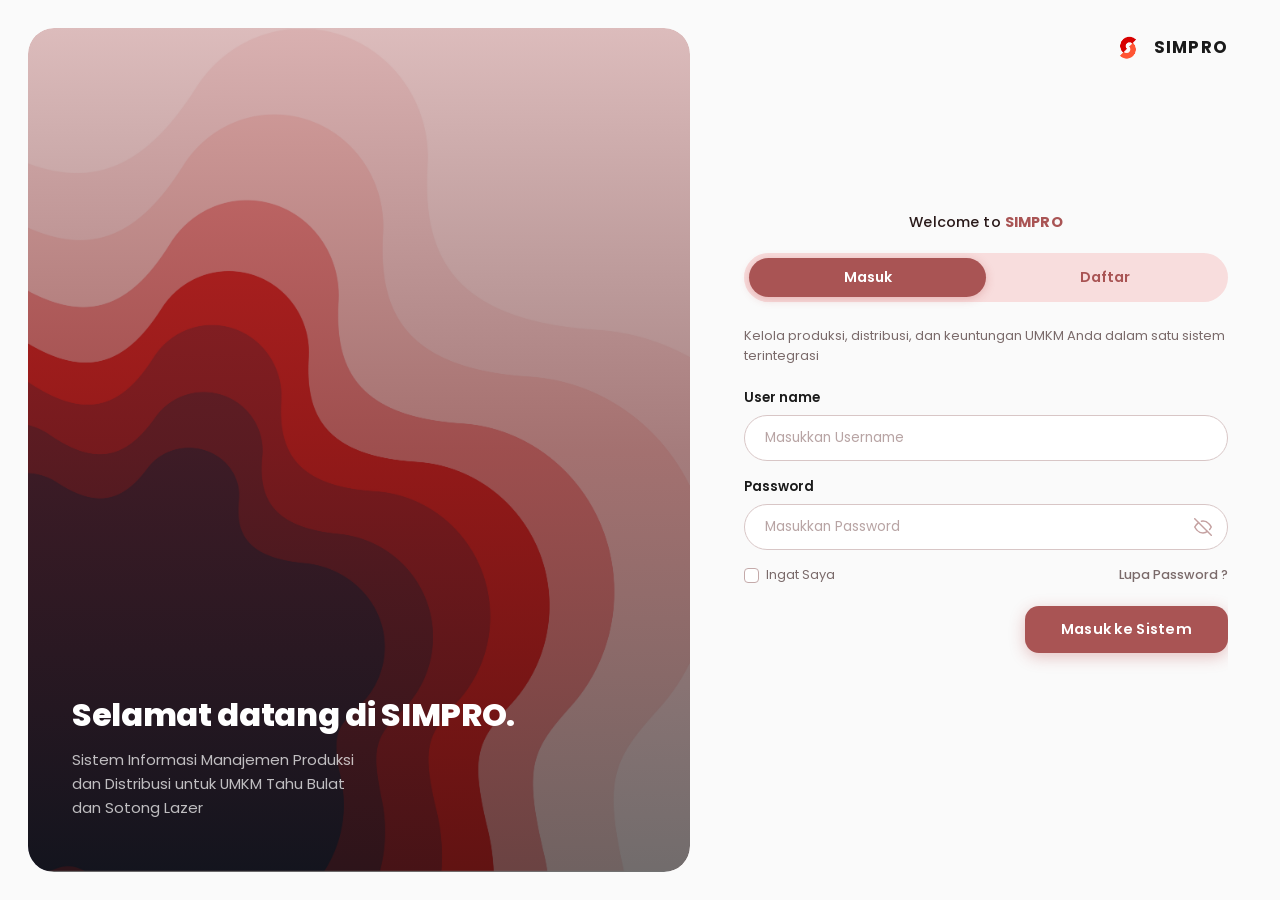
<file: dashboard/index.html>
<!DOCTYPE html>
<html lang="id">
<head>
  <meta charset="UTF-8">
  <meta name="viewport" content="width=device-width, initial-scale=1.0">
  <title>SIMPRO</title>

  <!-- Font -->
  <link href="https://fonts.googleapis.com/css2?family=Inter:wght@300;400;600;700&display=swap" rel="stylesheet">

  <link rel="stylesheet" href="style.css">
  <link rel="preconnect" href="https://fonts.googleapis.com" />
<link rel="preconnect" href="https://fonts.gstatic.com" crossorigin />
<link href="https://fonts.googleapis.com/css2?family=DM+Sans:ital,opsz,wght@0,9..40,400;0,9..40,500;0,9..40,600;0,9..40,700;1,9..40,400&display=swap" rel="stylesheet" />
</head>
<body>

<!-- NAV -->
<nav id="navbar">
  <div class="nav-logo">
    <img src="assets/logo-simpro.png" alt="SIMPRO" height="32"/>
    <span>SIMPRO</span>
  </div>

  <button class="hamburger" id="hamburger" aria-label="Menu">
    <span></span><span></span><span></span>
  </button>

  <ul class="nav-links" id="navLinks">
    <li><a href="#" class="nav-active">Beranda</a></li>
    <li><a href="../produksi/index.html">Produksi</a></li>
    <li><a href="../stok-produksi/index.html">Distribusi</a></li>
    <li><a href="../keuntungan/index.html">Laporan Keuntungan</a></li>
  </ul>

  <div class="nav-right" id="navRight">
    <button class="btn-icon" aria-label="Profil">
      <svg width="38" height="38" viewBox="0 0 38 38" fill="none">
        <circle cx="19" cy="19" r="18" stroke="#A64B4B" stroke-width="1.5" fill="#f2e8e8"/>
        <circle cx="19" cy="15" r="5" stroke="#A64B4B" stroke-width="1.5" fill="none"/>
        <path d="M8 32c0-6 5-10 11-10s11 4 11 10" stroke="#A64B4B" stroke-width="1.5" stroke-linecap="round" fill="none"/>
      </svg>
    </button>
    <button class="btn-keluar" onclick="window.location.href='../login/index.html'">Keluar</button>
  </div>
</nav>

<!-- HERO -->
<section id="hero" class="hero">
  <div class="container hero-content">

    <div class="hero-text">
      <h1>Kelola Produksi & Distribusi UMKM</h1>
      <h2>Lebih Mudah dengan SIMPRO</h2>
      <p>
        Solusi digital untuk perencanaan stok bahan baku, pelacakan distribusi produk,
        dan visualisasi keuntungan bulanan.
      </p>
      <a href="#solusi" class="btn-primary">Mulai</a>
    </div>

    <div class="hero-img">
      <img src="assets/homepage-illust-1.png" alt="">
    </div>

  </div>
</section>

<!-- SOLUSI -->
<section id="solusi" class="solusi">
  <div class="container">

    <h2 class="section-title">Solusi Untuk</h2>
    <p class="section-sub">
      Membantu operasional UMKM produksi makanan agar lebih terstruktur.
    </p>

    <!-- ITEM 1 -->
    <div class="solusi-item">
      <div class="solusi-img">
        <img src="assets/homepage-illust-2.png" alt="Perencanaan Produksi">
      </div>
      <div class="solusi-text">
        <h3>Perencanaan Produksi</h3>
        <p>
          Hitung estimasi jumlah produk berdasarkan ketersediaan bahan baku.
        </p>
        <a href="../produksi/index.html" class="btn-primary">Mulai</a>
      </div>
    </div>

    <!-- ITEM 2 -->
    <div class="solusi-item">

      <div class="solusi-img">
        <img src="assets/homepage-illust-3.png" alt="Manajemen Distribusi">
      </div>
      <div class="solusi-text">
        <h3>Manajemen Distribusi</h3>
        <p>
          Catat pengiriman ke pelanggan dan pantau status produk.
        </p>
        <a href="../stok-produksi/index.html" class="btn-primary">Mulai</a>
      </div>
    </div>

    <!-- ITEM 3 -->
    <div class="solusi-item">

      <div class="solusi-img">
        <img src="assets/homepage-illust-4.png" alt="Analisis Keuntungan">
      </div>
      <div class="solusi-text">
        <h3>Analisis Keuntungan</h3>
        <p>
          Visualisasi keuntungan berdasarkan data distribusi.
        </p>
        <a href="../keuntungan/index.html" class="btn-primary">Mulai</a>
      </div>
    </div>



  </div>
</section>

<!-- TESTIMONI -->
<section class="testimoni">
  <div class="container testimoni-wrapper">

    <div class="testi-img">
      <img src="assets/client-photo.png" alt="">
    </div>

    <div class="testi-text">
      <p>
        Dulu saya sering bingung menghitung sisa tahu dan tanggal kedaluwarsa.
        Dengan SIMPRO, semua data produksi dan distribusi tercatat rapi. 
        Saya jadi tahu untuk untung bersih tiap bulan tanpa perlu hitung manual lagi.
      </p>

      <h4>Ibu Lasiati</h4>
      <span>Pemilik UMKM Tahu Bulat & Sotong Lazer</span>
    </div>

  </div>
</section>

<!-- CARA KERJA -->
<section class="cara">
  <div class="container">

    <h2 class="section-title">Cara Kerja SIMPRO</h2>
    <p class="section-sub">
      Berikut adalah langkah - langkah mudah untuk menggunakan SIMPRO
    </p>

    <div class="cara-wrapper">

      <!-- CARD 1 -->
      <div class="cara-card">
        <img src="assets/cara-kerja-photo-1.png" alt="">
        <div class="cara-overlay">
          <p>Masukkan data bahan baku dan resep</p>
          <a href="../produksi/index.html">Mulai →</a>
        </div>
      </div>

      <!-- CARD 2 -->

      <div class="cara-card">
        <img src="assets/cara-kerja-photo-2.png" alt="">
        <div class="cara-overlay">
          <p>Catat pengiriman & update status (Belum/Sedang/Sudah Dikirim).</p>
          <a href="../stok-produksi/index.html">Mulai →</a>
        </div>
      </div>

      <!-- CARD 3 -->

      <div class="cara-card">
        <img src="assets/cara-kerja-photo-3.png" alt="">
        <div class="cara-overlay">
          <p>Pantau grafik keuntungan otomatis.</p>
          <a href="../keuntungan/index.html">Mulai →</a>
        </div>
      </div>

    </div>

  </div>
</section>

<!-- CTA -->
 <section class="cta">
  <div class="container cta-content">
    <h2>Siap Meningkatkan Efisiensi<br>Usaha Anda?</h2>
    <button class="btn-primary">Mulai Gratis →</button>
  </div>
</section>

<!-- FOOTER -->
<footer class="footer">
  <div class="container footer-wrapper">

    <!-- LEFT -->
    <div class="footer-brand">
      <h3>SIMPRO</h3>
      <p>© 2026 SIMPRO.<br>All rights reserved</p>

      <div class="socials">
        <span>●</span>
        <span>●</span>
        <span>●</span>
        <span>●</span>
      </div>
    </div>

    <!-- COMPANY -->
    <div class="footer-col">
      <h4>Company</h4>
      <a href="#">About us</a>
      <a href="#">Blog</a>
      <a href="#">Contact us</a>
      <a href="#">Pricing</a>
      <a href="#">Testimonials</a>
    </div>

    <!-- SUPPORT -->
    <div class="footer-col">
      <h4>Support</h4>
      <a href="#">Help center</a>
      <a href="#">Terms of service</a>
      <a href="#">Legal</a>
      <a href="#">Privacy policy</a>
      <a href="#">Status</a>
    </div>

    <!-- SUBSCRIBE -->
    <div class="footer-col">
      <h4>Stay up to date</h4>

      <div class="subscribe">
        <input type="email" placeholder="Your email address">
        <button>➤</button>
      </div>
    </div>

  </div>
</footer>

<script src="script.js"></script>
</body>
</html>
</file>
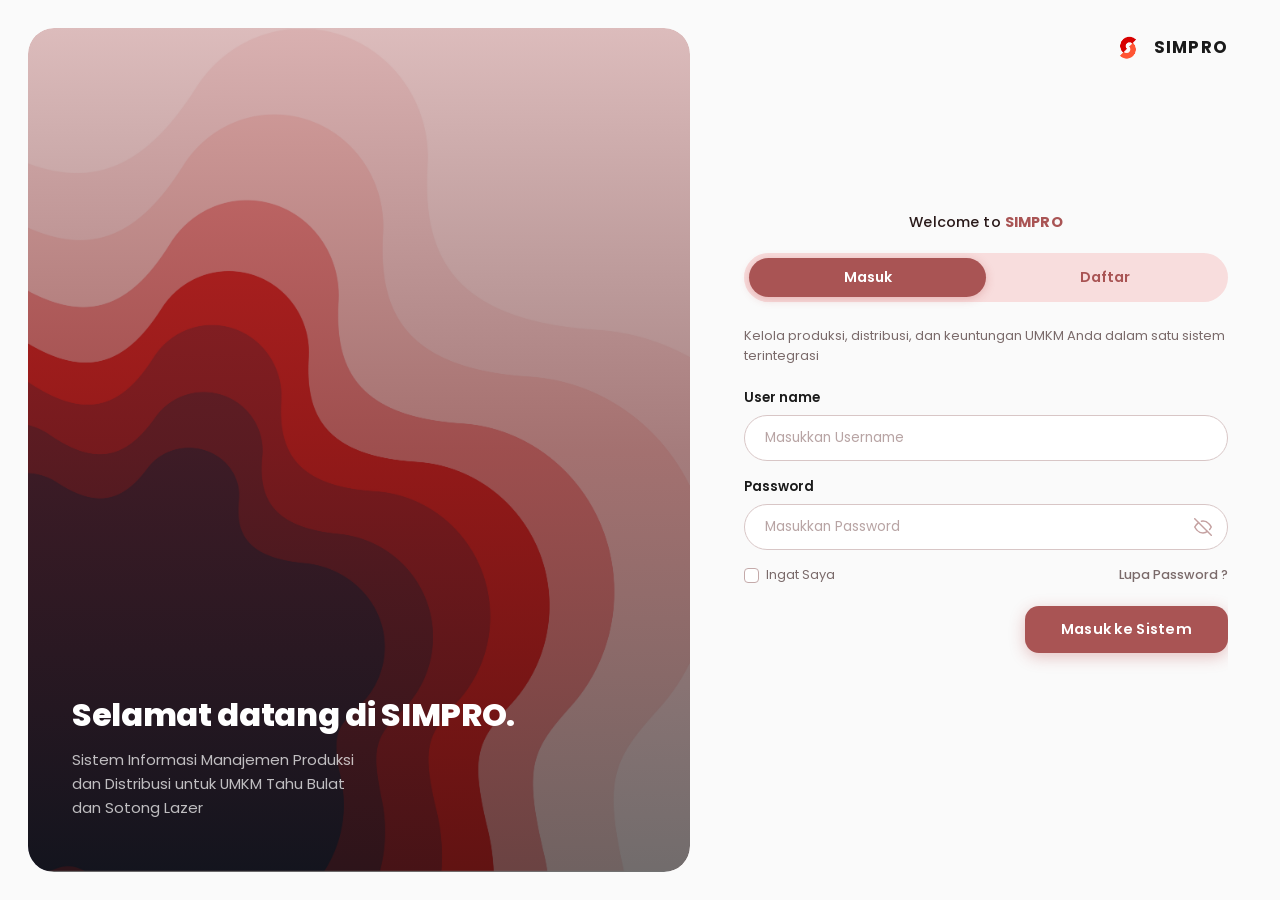
<file: login/index.html>
<!DOCTYPE html>
<html lang="id">
<head>
  <meta charset="UTF-8">
  <meta name="viewport" content="width=device-width, initial-scale=1.0">
  <title>SIMPRO</title>
  <link href="https://fonts.googleapis.com/css2?family=Poppins:wght@400;500;600;700;800&display=swap" rel="stylesheet">
  <link rel="stylesheet" href="style.css">
</head>
<body>
<div class="page">

  <!-- ══ LEFT PANEL ══ -->
  <div class="panel-left">
    <div class="panel-text">
      <h1>Selamat datang di SIMPRO.</h1>
      <p>Sistem Informasi Manajemen Produksi<br>dan Distribusi untuk UMKM Tahu Bulat<br>dan Sotong Lazer</p>
    </div>
  </div>

  <!-- ══ RIGHT PANEL ══ -->
  <div class="panel-right">

    <!-- Logo -->
    <div class="topbar">
      <div class="logo-icon">
        <img src="img/logo-simpro.png" alt="SIMPRO Logo" width="34" height="34">
      </div>
      <span class="logo-wordmark">SIMPRO</span>
    </div>

    <!-- Form -->
    <div class="form-area">
      <p class="welcome-line">Welcome to <span>SIMPRO</span></p>

      <!-- Tab switcher -->
      <div class="tab-bar" id="tabBar">
        <div class="tab-pill" id="tabPill"></div>
        <button class="tab-btn active" id="btnMasuk"  onclick="switchTab('masuk')">Masuk</button>
        <button class="tab-btn"        id="btnDaftar" onclick="switchTab('daftar')">Daftar</button>
      </div>

      <p class="tagline">Kelola produksi, distribusi, dan keuntungan UMKM Anda dalam satu sistem terintegrasi</p>

      <div class="forms-container" id="formsContainer">

        <!-- FORM LOGIN -->
        <div class="form-slide visible" id="formMasuk">
          <div class="field">
            <label>User name</label>
            <div class="input-wrap no-icon">
              <input type="text" placeholder="Masukkan Username" autocomplete="username">
            </div>
          </div>
          <div class="field">
            <label>Password</label>
            <div class="input-wrap">
              <input type="password" id="passLogin" placeholder="Masukkan Password" autocomplete="current-password">
              <button class="eye-btn" onclick="togglePass('passLogin', this)" type="button" aria-label="Tampilkan atau sembunyikan password">
                <svg width="18" height="18" viewBox="0 0 24 24" fill="none" stroke="currentColor" stroke-width="2" stroke-linecap="round" stroke-linejoin="round" aria-hidden="true">
                  <path d="M17.94 17.94A10.07 10.07 0 0 1 12 20c-7 0-11-8-11-8a18.45 18.45 0 0 1 5.06-5.94M9.9 4.24A9.12 9.12 0 0 1 12 4c7 0 11 8 11 8a18.5 18.5 0 0 1-2.16 3.19"/>
                  <line x1="1" y1="1" x2="23" y2="23"/>
                </svg>
              </button>
            </div>
          </div>
          <div class="row-options">
            <label class="checkbox-label">
              <input type="checkbox">
              <span class="custom-cb">
                <svg class="check" width="9" height="9" viewBox="0 0 9 9" fill="none">
                  <path d="M1.5 4.5L3.5 6.5L7.5 2.5" stroke="white" stroke-width="1.6" stroke-linecap="round" stroke-linejoin="round"/>
                </svg>
              </span>
              Ingat Saya
            </label>
            <a class="forgot-link" href="#" onclick="lupaPasword(); return false;">Lupa Password ?</a>
          </div>
          <div class="btn-row-login">
           <button class="btn-submit" onclick="handleLogin()">
            Masuk ke Sistem
          </button>
          </div>
        </div>

        <!-- FORM DAFTAR -->
        <div class="form-slide hidden go-right" id="formDaftar">
          <div class="field">
            <label>Email Address</label>
            <div class="input-wrap no-icon">
              <input type="email" placeholder="Masukkan Email" autocomplete="email">
            </div>
          </div>
          <div class="field">
            <label>User name</label>
            <div class="input-wrap no-icon">
              <input type="text" placeholder="Masukkan Username" autocomplete="username">
            </div>
          </div>
          <div class="field">
            <label>Password</label>
            <div class="input-wrap">
              <input type="password" id="passRegister" placeholder="Masukkan Password" autocomplete="new-password">
              <button class="eye-btn" onclick="togglePass('passRegister', this)" type="button" aria-label="Tampilkan atau sembunyikan password">
                <svg width="18" height="18" viewBox="0 0 24 24" fill="none" stroke="currentColor" stroke-width="2" stroke-linecap="round" stroke-linejoin="round" aria-hidden="true">
                  <path d="M17.94 17.94A10.07 10.07 0 0 1 12 20c-7 0-11-8-11-8a18.45 18.45 0 0 1 5.06-5.94M9.9 4.24A9.12 9.12 0 0 1 12 4c7 0 11 8 11 8a18.5 18.5 0 0 1-2.16 3.19"/>
                  <line x1="1" y1="1" x2="23" y2="23"/>
                </svg>
              </button>
            </div>
          </div>
          <div class="spacer-bottom"></div>
          <div class="btn-row-register">
            <button class="btn-submit" onclick="handleRegister()">
              Daftar akun
            </button>
          </div>
        </div>

      </div><!-- /forms-container -->
    </div><!-- /form-area -->
  </div><!-- /panel-right -->
</div><!-- /page -->

<script src="../shared.js"></script>
<script src="script.js"></script>
</body>
</html>
</file>
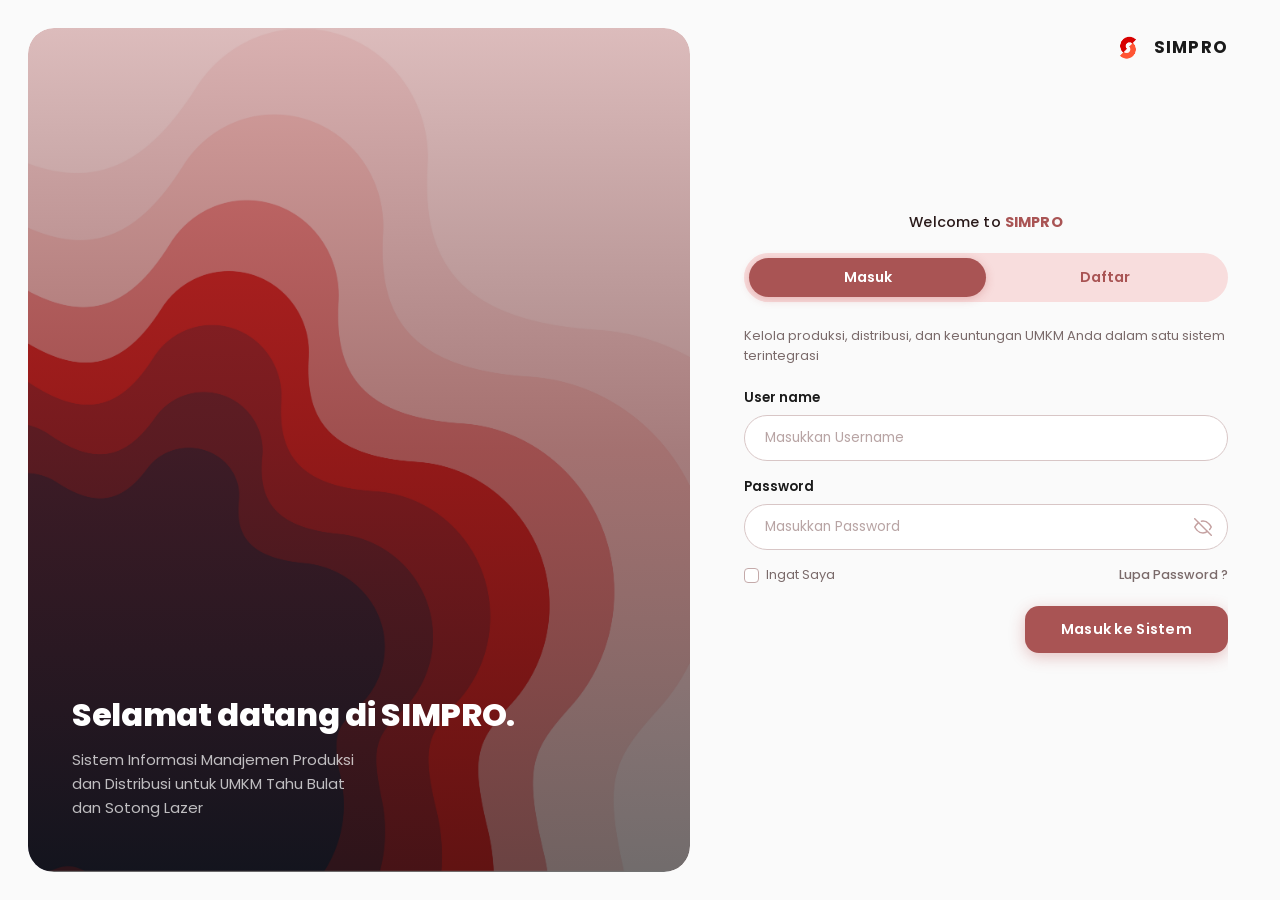
<file: produksi/index.html>
<!DOCTYPE html>
<html lang="id">
<head>
  <meta charset="UTF-8"/>
  <meta name="viewport" content="width=device-width, initial-scale=1.0"/>
  <title>SIMPRO – Perhitungan Perkiraan Jumlah Produk</title>
  <link href="https://fonts.googleapis.com/css2?family=Playfair+Display:wght@600;700&family=DM+Sans:wght@300;400;500;600&display=swap" rel="stylesheet"/>
  <link rel="stylesheet" href="style.css"/>
  <link rel="preconnect" href="https://fonts.googleapis.com" />
  <link rel="preconnect" href="https://fonts.gstatic.com" crossorigin />
  <link href="https://fonts.googleapis.com/css2?family=DM+Sans:ital,opsz,wght@0,9..40,400;0,9..40,500;0,9..40,600;0,9..40,700;1,9..40,400&display=swap" rel="stylesheet" />
  <script src="../shared.js"></script>
</head>
<body>

<!-- ══ NAVIGASI ══ -->
<nav id="navbar">
  <div class="nav-logo">
    <img src="gambar/logo-simpro-produksi.png" alt="SIMPRO" height="32"/>
    <span>SIMPRO</span>
  </div>

  <button class="hamburger" id="hamburger" aria-label="Menu">
    <span></span><span></span><span></span>
  </button>

  <ul class="nav-links" id="navLinks">
    <li><a href="../dashboard/index.html">Beranda</a></li>
    <li><a href="#" class="nav-active">Produksi</a></li>
    <li><a href="../stok-produksi/index.html">Distribusi</a></li>
    <li><a href="../keuntungan/index.html">Laporan Keuntungan</a></li>
  </ul>

  <div class="nav-right" id="navRight">
    <button class="btn-icon" aria-label="Profil">
      <svg width="38" height="38" viewBox="0 0 38 38" fill="none">
        <circle cx="19" cy="19" r="18" stroke="#A64B4B" stroke-width="1.5" fill="#f2e8e8"/>
        <circle cx="19" cy="15" r="5" stroke="#A64B4B" stroke-width="1.5" fill="none"/>
        <path d="M8 32c0-6 5-10 11-10s11 4 11 10" stroke="#A64B4B" stroke-width="1.5" stroke-linecap="round" fill="none"/>
      </svg>
    </button>
    <button class="btn-keluar" onclick="window.location.href='../login/index.html'">Keluar</button>
  </div>
</nav>

<!-- ══ HERO ══ -->
<div class="hero">
  <h1>Perhitungan Perkiraan<br>Jumlah Produk</h1>
  <p>Hitung estimasi jumlah produk yang dapat dihasilkan berdasarkan ketersediaan bahan baku</p>
</div>

<!-- ══ KONTEN UTAMA ══ -->
<main>

  <!-- Pilih Produk -->
  <div class="section-produk">
    <h2>Pilih Produk</h2>
    <p>Pilih produk yang akan dihitung.</p>
    <div class="select-wrap">
      <select id="produkSelect" title="Pilihan Produk" onchange="renderTable()">
        <option value="">Pilihan Produk</option>
        <option value="tahu_bulat_cimol">Tahu Bulat Cimol</option>
        <option value="tahu_bulat_standar">Tahu Bulat Standar</option>
        <option value="tahu_bulat_jumbo">Tahu Bulat Jumbo</option>
        <option value="sotong">Sotong</option>
      </select>
    </div>
  </div>

  <!-- Tabel Bahan Baku -->
  <div class="table-wrap">
    <table>
      <thead>
        <tr>
          <th>Nama Bahan</th>
          <th>Satuan</th>
          <th>Kebutuhan</th>
          <th>Harga</th>
          <th>Stok Tersedia</th>
        </tr>
      </thead>
      <tbody id="tableBody">
        <!-- Diisi oleh JavaScript -->
      </tbody>
    </table>
  </div>

  <!-- Tombol Hitung & Reset -->
  <div class="btn-row">
    <button class="btn-hitung" onclick="hitung()">Hitung</button>
    <button class="btn-reset" onclick="reset()">Reset</button>
  </div>

  <!-- Hasil Perhitungan -->
  <div class="section-hasil">
    <h2>Hasil Perhitungan</h2>

    <div class="hasil-box">
      <div class="hasil-row">
        <span class="hasil-label">Estimasi Jumlah Produk</span>
        <div class="hasil-value" id="outEstimasi"></div>
      </div>
      <div class="hasil-row">
        <span class="hasil-label">Total Biaya Produksi</span>
        <div class="hasil-value" id="outBiaya"></div>
      </div>
    </div>

    <div class="btn-simpan-wrap">
      <button class="btn-simpan" onclick="simpan()">Simpan Hasil Perhitungan</button>
    </div>
  </div>

</main>

<!-- ══ FOOTER ══ -->
<footer>SIMPRO v1.0 © 2026</footer>

<!-- Toast notifikasi -->
<div class="toast" id="toast"></div>

<script src="script.js"></script>
</body>
</html>
</file>
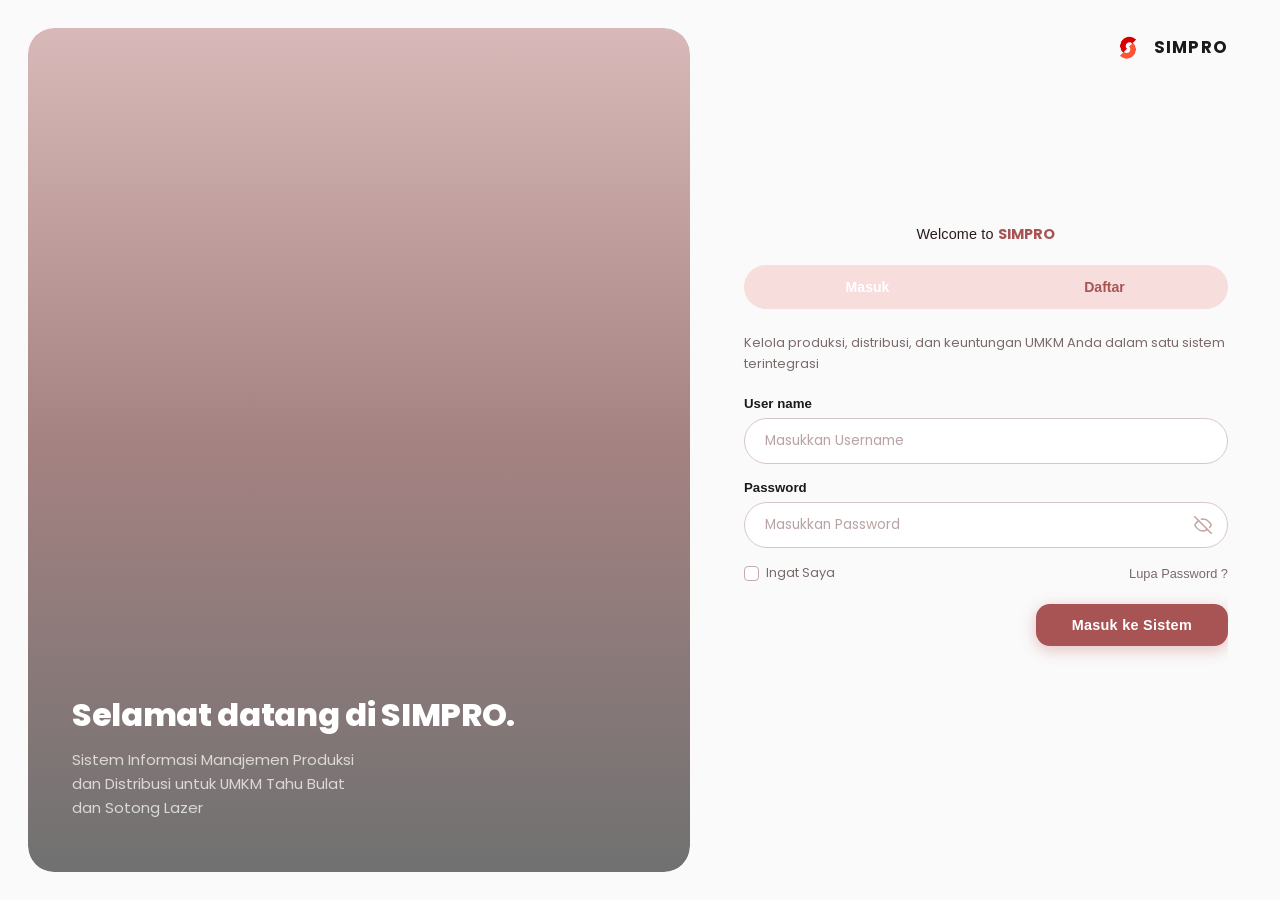
<file: sejarah-distribusi/index.html>
<!DOCTYPE html>
<html lang="id">
<head>
  <meta charset="UTF-8"/>
  <meta name="viewport" content="width=device-width, initial-scale=1.0"/>
  <title>SIMPRO – Sejarah Distribusi</title>
  <link href="https://fonts.googleapis.com/css2?family=DM+Sans:wght@300;400;500;600;700&display=swap" rel="stylesheet"/>
  <link rel="stylesheet" href="style.css"/>
  <link rel="preconnect" href="https://fonts.googleapis.com" />
  <link rel="preconnect" href="https://fonts.gstatic.com" crossorigin />
  <link href="https://fonts.googleapis.com/css2?family=DM+Sans:ital,opsz,wght@0,9..40,400;0,9..40,500;0,9..40,600;0,9..40,700;1,9..40,400&display=swap" rel="stylesheet" />
  <script src="../shared.js"></script>
</head>
<body>

<!-- NAV -->
<nav id="navbar">
  <div class="nav-logo">
    <img src="img/logo-simpro-sejarahdistribusi.png" alt="SIMPRO" height="32"/>
    <span>SIMPRO</span>
  </div>

  <button class="hamburger" id="hamburger" aria-label="Menu">
    <span></span><span></span><span></span>
  </button>

  <ul class="nav-links" id="navLinks">
    <li><a href="../dashboard/index.html">Beranda</a></li>
    <li><a href="../produksi/index.html">Produksi</a></li>
    <li><a href="#" class="nav-active">Distribusi</a></li>
    <li><a href="../keuntungan/index.html">Laporan Keuntungan</a></li>
  </ul>

  <div class="nav-right" id="navRight">
    <button class="btn-icon" aria-label="Profil">
      <svg width="38" height="38" viewBox="0 0 38 38" fill="none">
        <circle cx="19" cy="19" r="18" stroke="#A64B4B" stroke-width="1.5" fill="#f2e8e8"/>
        <circle cx="19" cy="15" r="5" stroke="#A64B4B" stroke-width="1.5" fill="none"/>
        <path d="M8 32c0-6 5-10 11-10s11 4 11 10" stroke="#A64B4B" stroke-width="1.5" stroke-linecap="round" fill="none"/>
      </svg>
    </button>
    <button class="btn-keluar" onclick="window.location.href='../login/index.html'">Keluar</button>
  </div>
</nav>

<!-- HERO -->
<div class="hero">
  <h1>Sejarah Distribusi</h1>
  <button class="btn-buat" onclick="window.location.href='../distribusi/tambah/tambah.html'">Buat Distribusi Baru</button>
</div>

<!-- MAIN -->
<main>

  <div class="table-wrap">
    <table>
      <thead>
        <tr>
          <th>Tanggal Distribusi</th>
          <th>Pelanggan</th>
          <th>Tanggal Produksi</th>
          <th>Jumlah</th>
          <th></th>
          <th>Status</th>
          
        </tr>
      </thead>
      <tbody id="distribusiTableBody"></tbody>
    </table>
  </div>

  <!-- Pagination -->
  <div class="pagination" id="pagination"></div>

</main>

<footer>SIMPRO v1.0 © 2026</footer>

<!-- Modal Edit Distribusi -->
<div class="modal-overlay" id="modalOverlay">
  <div class="modal">
    <h3>Edit Distribusi</h3>
    <label for="editPelanggan">Pelanggan</label>
    <input type="text" id="editPelanggan"/>
    <label for="editJumlah">Jumlah</label>
    <input type="number" id="editJumlah" min="0" placeholder="0"/>
    <label for="editStatus">Status</label>
    <select id="editStatus">
      <option value="Belum Dikirim">Belum Dikirim</option>
      <option value="Sedang Dikirim">Sedang Dikirim</option>
      <option value="Sudah Terkirim">Sudah Terkirim</option>
      <option value="Dibatalkan">Dibatalkan</option>
    </select>
    <div class="modal-btns">
      <button class="btn-cancel" onclick="closeModal()">Batal</button>
      <button class="btn-save" onclick="saveEdit()">Simpan</button>
    </div>
  </div>
</div>

<!-- Modal Buat Distribusi Baru -->
<div class="modal-overlay" id="modalBuat">
  <div class="modal">
    <h3>Buat Distribusi Baru</h3>
    <label for="buatTanggal">Tanggal Distribusi</label>
    <input type="date" id="buatTanggal"/>
    <label for="buatPelanggan">Pelanggan</label>
    <input type="text" id="buatPelanggan" placeholder="Nama pelanggan"/>
    <label for="buatTanggalProd">Tanggal Produksi</label>
    <input type="date" id="buatTanggalProd"/>
    <label for="buatJumlah">Jumlah</label>
    <input type="number" id="buatJumlah" min="0" placeholder="0"/>
    <label for="buatStatus">Status</label>
    <select id="buatStatus">
      <option value="Belum Dikirim">Belum Dikirim</option>
      <option value="Sedang Dikirim">Sedang Dikirim</option>
      <option value="Sudah Terkirim">Sudah Terkirim</option>
    </select>
    <div class="modal-btns">
      <button class="btn-cancel" onclick="closeBuat()">Batal</button>
      <button class="btn-save" onclick="simpanBuat()">Simpan</button>
    </div>
  </div>
</div>

<div class="toast" id="toast"></div>

<script src="script.js"></script>
</body>
</html>
</file>
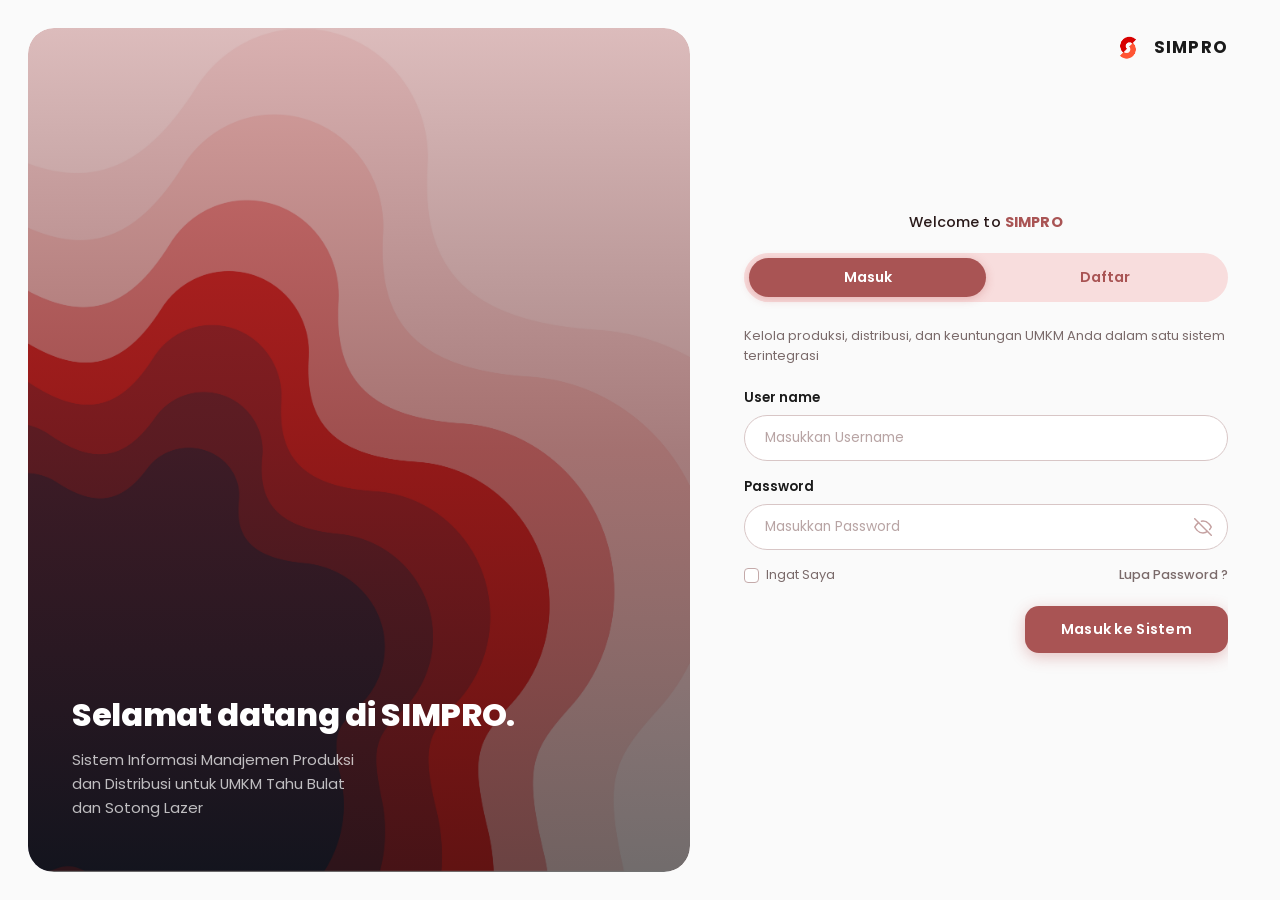
<file: stok-produksi/index.html>
<!DOCTYPE html>
<html lang="id">
<head>
  <meta charset="UTF-8"/>
  <meta name="viewport" content="width=device-width, initial-scale=1.0"/>
  <title>SIMPRO – Daftar Stok Produksi</title>
  <link href="https://fonts.googleapis.com/css2?family=DM+Sans:wght@300;400;500;600;700&display=swap" rel="stylesheet"/>
  <link rel="stylesheet" href="style.css"/>
  <link rel="preconnect" href="https://fonts.googleapis.com" />
  <link rel="preconnect" href="https://fonts.gstatic.com" crossorigin />
  <link href="https://fonts.googleapis.com/css2?family=DM+Sans:ital,opsz,wght@0,9..40,400;0,9..40,500;0,9..40,600;0,9..40,700;1,9..40,400&display=swap" rel="stylesheet" />
  <script src="../shared.js"></script>
</head>
<body>

<!-- NAV -->
<nav id="navbar">
  <div class="nav-logo">
    <img src="pict/logo-simpro-stokproduksi.png" alt="SIMPRO" height="32"/>
    <span>SIMPRO</span>
  </div>

  <button class="hamburger" id="hamburger" aria-label="Menu">
    <span></span><span></span><span></span>
  </button>

  <ul class="nav-links" id="navLinks">
    <li><a href="../dashboard/index.html">Beranda</a></li>
    <li><a href="../produksi/index.html">Produksi</a></li>
    <li><a href="#" class="nav-active">Distribusi</a></li>
    <li><a href="../keuntungan/index.html">Laporan Keuntungan</a></li>
  </ul>

  <div class="nav-right" id="navRight">
    <button class="btn-icon" aria-label="Profil">
      <svg width="38" height="38" viewBox="0 0 38 38" fill="none">
        <circle cx="19" cy="19" r="18" stroke="#A64B4B" stroke-width="1.5" fill="#f2e8e8"/>
        <circle cx="19" cy="15" r="5" stroke="#A64B4B" stroke-width="1.5" fill="none"/>
        <path d="M8 32c0-6 5-10 11-10s11 4 11 10" stroke="#A64B4B" stroke-width="1.5" stroke-linecap="round" fill="none"/>
      </svg>
    </button>
    <button class="btn-keluar" onclick="window.location.href='../login/index.html'">Keluar</button>
  </div>
</nav>

<!-- HERO -->
<div class="hero">
  <h1>Daftar Stok Produksi</h1>
  <p>Data hasil perhitungan produksi yang telah disimpan. Ubah jumlah aktual jika diperlukan agar stok tetap akurat.</p>
  <button class="hero-btn" onclick="window.location.href='../sejarah-distribusi/index.html'">Lihat Sejarah Distribusi</button>
</div>

<!-- MAIN -->
<main>

  <!-- Tabel Stok -->
  <div class="table-wrap">
    <table>
      <thead>
        <tr>
          <th>Tanggal Catat</th>
          <th>Nama Produk</th>
          <th>Stok Tersedia</th>
          <th>Jumlah</th>
          <th></th>
        </tr>
      </thead>
      <tbody id="stokTableBody"></tbody>
    </table>
  </div>

  <!-- Ringkasan Stok -->
  <h2 class="ringkasan-title">Ringkasan Stok</h2>
  <div class="ringkasan-box">
    <div class="ringkasan-row">
      <span class="ringkasan-label">Tahu Bulat</span>
      <div class="ringkasan-value" id="ringTahu">—</div>
    </div>
    <div class="ringkasan-row">
      <span class="ringkasan-label">Sotong</span>
      <div class="ringkasan-value" id="ringSotong">—</div>
    </div>
  </div>

</main>

<footer>SIMPRO v1.0 © 2026</footer>

<!-- Modal Edit -->
<div class="modal-overlay" id="modalOverlay">
  <div class="modal">
    <h3>Edit Stok</h3>
    <label for="editNama">Nama Produk</label>
    <input type="text" id="editNama" readonly/>
    <label for="editStok">Stok Tersedia</label>
    <input type="text" id="editStok"/>
    <label for="editJumlah">Jumlah</label>
    <input type="number" id="editJumlah" min="0"/>
    <div class="modal-btns">
      <button class="btn-cancel" onclick="closeModal()">Batal</button>
      <button class="btn-save" onclick="saveEdit()">Simpan</button>
    </div>
  </div>
</div>

<div class="toast" id="toast"></div>

<script src="script.js"></script>
</body>
</html>
</file>
<file: dashboard/style.css>
:root {
  --primary: #A64B4B;
  --bg: #F9F5F2;
  --text: #333;
}

body {
  margin: 0;
  font-family: 'DM Sans', sans-serif;
  background: var(--bg);
}

.container {
  width: 90%;
  max-width: 1100px;
  margin: auto;
}

/* ══ NAVBAR ══ */
nav {
  background: #f2e8e8;
  display: flex;
  align-items: center;
  justify-content: space-between;
  padding: 0 48px;
  height: 58px;
  position: sticky;
  top: 0;
  z-index: 200;
}

.nav-logo {
  display: flex;
  align-items: center;
  gap: 8px;
  font-weight: 700;
  font-size: 1rem;
  color: #1a1a1a;
  flex-shrink: 0;
}

.logo-img {
  width: 32px;
  height: 32px;
  object-fit: contain;
}

.nav-links {
  display: flex;
  align-items: center;
  gap: 36px;
  list-style: none;
  margin: 0;
  padding: 0;
}

.nav-links a {
  text-decoration: none;
  font-size: .88rem;
  color: #666666;
  font-weight: 400;
  transition: color .2s;
}
.nav-links a:hover { color: #A95454; }
.nav-links a.nav-active {
  color: #1a1a1a;
  font-weight: 600;
}

.nav-right {
  display: flex;
  align-items: center;
  gap: 12px;
  flex-shrink: 0;
}

.btn-icon {
  background: none;
  border: none;
  cursor: pointer;
  display: flex;
  align-items: center;
  padding: 4px;
  transition: opacity .2s;
}
.btn-icon:hover { opacity: .6; }

.btn-keluar {
  background: #A95454;
  color: white;
  border: none;
  padding: 7px 22px;
  border-radius: 8px;
  font-size: .85rem;
  font-weight: 600;
  cursor: pointer;
  font-family: inherit;
  transition: background .2s, transform .12s;
}
.btn-keluar:hover { background: #c97070; transform: translateY(-1px); }
.btn-keluar:active { transform: translateY(0); }

/* ── Hamburger ── */
.hamburger {
  display: none;
  flex-direction: column;
  gap: 5px;
  background: none;
  border: none;
  cursor: pointer;
  padding: 4px;
}
.hamburger span {
  display: block;
  width: 24px;
  height: 2px;
  background: #1a1a1a;
  border-radius: 2px;
  transition: transform .3s, opacity .3s;
}
.hamburger.open span:nth-child(1) { transform: translateY(7px) rotate(45deg); }
.hamburger.open span:nth-child(2) { opacity: 0; }
.hamburger.open span:nth-child(3) { transform: translateY(-7px) rotate(-45deg); }

/* ── Mobile drawer ── */
.nav-drawer {
  display: none;
  position: fixed;
  top: 58px;
  left: 0;
  right: 0;
  background: #f2e8e8;
  padding: 16px 24px 24px;
  z-index: 199;
  border-bottom: 1px solid #f0d8d8;
  flex-direction: column;
}
.nav-drawer.open {
  display: flex;
}
.nav-drawer a {
  text-decoration: none;
  font-size: .95rem;
  color: #666666;
  font-weight: 500;
  padding: 11px 0;
  border-bottom: 1px solid #f0d8d8;
  transition: color .2s;
  font-family: 'DM Sans', sans-serif;
}
.nav-drawer a:last-of-type { border-bottom: none; }
.nav-drawer a:hover { color: #A95454; }
.nav-drawer a.nav-active { color: #1a1a1a; font-weight: 700; }
.drawer-bottom {
  display: flex;
  align-items: center;
  gap: 12px;
  margin-top: 16px;
}

/* ── Responsive ── */
@media (max-width: 700px) {
  nav {
    padding: 0 20px;
  }
  .nav-links,
  .nav-right {
    display: none;
  }
  .hamburger {
    display: flex;
  }
}

/* CONTAINER */
.nav-container {
  max-width: 1100px;
  margin: auto;
  padding: 0 20px;

  display: flex;
  align-items: center;
  justify-content: space-between;
}

/* LEFT */
.nav-left {
  display: flex;
  align-items: center;
  gap: 10px;
}

.logo {
  width: 28px;   /* sebelumnya terlalu kecil */
  height: auto;
}

.brand {
  font-size: 16px;
  font-weight: 600;
  color: #1f1f1f; /* lebih gelap biar nggak pucet */
}



/* HERO */
.hero-content {
  display: flex;
  align-items: center;
  gap: 40px;
  padding: 60px 0;
}

.hero h2 {
  color: var(--primary);
}

/* SOLUSI */
.solusi-item {
  display: flex;
  gap: 30px;
  margin: 50px 0;
}

.solusi-img img {
  width: 100%;
  max-width: 400px;
}

/* SECTION BACKGROUND */
.testimoni {
  position: relative;
  background: linear-gradient(
    to right,
    #EADCDC 0%,   /* 🔥 lebih merah */
    #F3E7E7 40%,
    #F9F5F2 100%
  );
  padding: 70px 0;
}

/* WRAPPER */
.testimoni-wrapper {
  display: flex;
  align-items: center;
  gap: 40px;
}

/* IMAGE */
.testi-img img {
  width: 260px;
  border-radius: 12px;
}

/* TEXT */
.testi-text p {
  font-size: 14px;
  color: #555;
  line-height: 1.6;
  margin-bottom: 15px;
}

.testi-text h4 {
  color: #A64B4B;
  font-size: 14px;
  margin-bottom: 4px;
}

.testi-text span {
  font-size: 12px;
  color: #888;
}

/* CARA */
.cara-grid {
  display: grid;
  grid-template-columns: repeat(3, 1fr);
  gap: 20px;
}

/* CTA */
.cta {
  text-align: center;
  padding: 60px;
}

/* BUTTON */
.btn-primary {
  background: var(--primary);
  color: white;
  border: none;
  padding: 10px 20px;
  cursor: pointer;
  transition: 0.3s;
}

.btn-primary:hover {
  transform: scale(1.05);
  background: #8c3e3e;
}

/* ANIMATION */
.fade {
  opacity: 0;
  transform: translateY(20px);
  transition: 0.6s;
}

.fade.show {
  opacity: 1;
  transform: translateY(0);
}

/* RESPONSIVE */
@media (max-width: 768px) {
  .hero-content,
  .solusi-item,
  .testi-content {
    flex-direction: column;
    text-align: center;
  }

  .cara-grid {
    grid-template-columns: 1fr;
  }
}

/* SECTION */
.cara {
  padding: 70px 0;
  text-align: center;
}

/* TITLE */
.section-title {
  font-size: 22px;
  font-weight: 600;
  margin-bottom: 6px;
}

.section-sub {
  font-size: 12px;
  color: #8a8a8a;
  margin-bottom: 35px;
}

/* GRID */
.cara-wrapper {
  display: grid;
  grid-template-columns: repeat(3, 1fr);
  gap: 18px; /* lebih rapat */
}

/* CARD */
.cara-card {
  position: relative;
  border-radius: 14px;
  overflow: hidden;
}

/* IMAGE */
.cara-card img {
  width: 100%;
  height: 220px; /* 🔥 biar konsisten */
  object-fit: cover;
  border-radius: 14px;
}

/* OVERLAY */
.cara-overlay {
  position: absolute;
  bottom: 12px; /* 🔥 naik sedikit */
  left: 50%;
  transform: translateX(-50%);

  width: 78%; /* 🔥 lebih kecil */
  background: #F6F2F0; /* 🔥 lebih soft */

  padding: 14px;
  border-radius: 10px;

  box-shadow: 0 6px 14px rgba(0,0,0,0.06); /* 🔥 lebih halus */
}

/* TEXT */
.cara-overlay p {
  font-size: 13px;
  color: #333;
  margin-bottom: 8px;
  line-height: 1.4;
}

/* CTA */
/* CTA SECTION */
.cta {
  background: #F3E7E7; /* 🔥 warna pink soft */
  padding: 80px 0 70px;
  text-align: center;
}

/* TEXT */
.cta h2 {
  font-size: 32px;
  font-weight: 700;
  color: #2d2d2d;
  line-height: 1.3;
  margin-bottom: 20px;
}

/* BUTTON */
.cta .btn-primary {
  background: #A64B4B;
  padding: 12px 26px;
  font-size: 14px;
  border-radius: 8px;
}

.cta .btn-primary:hover {
  background: #8c3e3e;
  transform: scale(1.05);
}

/* FOOTER */
.footer {
  background: #1f2a30; /* 🔥 warna gelap */
  color: #ccc;
  padding: 60px 0;
  font-size: 13px;
}

/* WRAPPER */
.footer-wrapper {
  display: grid;
  grid-template-columns: 2fr 1fr 1fr 1.5fr;
  gap: 40px;
}

/* BRAND */
.footer-brand h3 {
  color: white;
  margin-bottom: 10px;
}

.footer-brand p {
  color: #aaa;
  line-height: 1.6;
  margin-bottom: 15px;
}

/* SOCIAL */
.socials span {
  display: inline-block;
  width: 28px;
  height: 28px;
  background: #2f3a40;
  border-radius: 50%;
  margin-right: 8px;
}

/* COLUMN */
.footer-col h4 {
  color: white;
  margin-bottom: 12px;
  font-size: 14px;
}

.footer-col a {
  display: block;
  text-decoration: none;
  color: #aaa;
  margin-bottom: 8px;
  transition: 0.3s;
}

.footer-col a:hover {
  color: white;
}

/* SUBSCRIBE */
.subscribe {
  display: flex;
  background: #2a353b;
  border-radius: 6px;
  overflow: hidden;
}

.subscribe input {
  border: none;
  padding: 10px;
  flex: 1;
  background: transparent;
  color: white;
  outline: none;
}

.subscribe button {
  background: #A64B4B;
  border: none;
  color: white;
  padding: 0 12px;
  cursor: pointer;
}

@media (max-width: 768px) {
  .footer-wrapper {
    grid-template-columns: 1fr;
    text-align: center;
  }

  .subscribe {
    justify-content: center;
  }
}
</file>
<file: login/style.css>
*, *::before, *::after { box-sizing: border-box; margin: 0; padding: 0; }

:root {
  --brand-red:       #A95454;
  --brand-red-dark:  #8B2020;
  --brand-red-hover: #9A2828;
  --tab-bg:          #F8DDDD;
  --input-border:    #D8C6C6;
  --input-bg:        #FFFFFF;
  --label-color:     #1A1A1A;
  --placeholder:     #B8A4A4;
  --text-muted:      #7A6A6A;
  --text-dark:       #1A1A1A;
  --page-bg:         #FAFAFA;
  --logo-red:        #C0392B;
}

html, body {
  min-height: 100vh;
  font-family: 'Poppins', sans-serif;
  background: var(--page-bg);
  color: var(--text-dark);
}

/* ── LAYOUT ── */
.page {
  min-height: 100vh;
  display: grid;
  grid-template-columns: 55% 45%;
}

/* ── LEFT PANEL ── */
.panel-left {
  margin: 28px 14px 28px 28px;
  border-radius: 26px;
  overflow: hidden;
  position: relative;
  display: flex;
  align-items: flex-end;
  padding: 44px 44px 52px;
  background: url('img/bg-login.jpg') left center/cover no-repeat;
}

.panel-left::before {
  content: '';
  position: absolute;
  inset: 0;
  background: linear-gradient(
    to bottom,
    rgba(139, 32, 32, 0.3) 0%,    /* merah gelap di atas */
    rgba(80, 10, 10, 0.5) 50%,    /* transisi tengah */
    rgba(0, 0, 0, 0.55) 100%      /* gelap di bawah */
  );
  border-radius: inherit;
  z-index: 1;
}


.panel-text { position: relative; z-index: 2; }
.panel-text h1 {
  font-size: clamp(1.45rem, 2.5vw, 2rem);
  font-weight: 800;
  color: #FFFFFF;
  line-height: 1.28;
  margin-bottom: 12px;
  letter-spacing: -0.01em;
}
.panel-text p {
  font-size: clamp(0.8rem, 1.25vw, 0.93rem);
  color: rgba(255,255,255,0.72);
  line-height: 1.62;
  font-weight: 400;
}

/* ── RIGHT PANEL ── */
.panel-right {
  display: flex;
  flex-direction: column;
  padding: 30px 52px 44px 40px;
}

/* Logo */
.topbar {
  display: flex;
  justify-content: flex-end;
  align-items: center;
  gap: 9px;
}

.logo-icon {
  width: 34px; height: 34px;
  position: relative;
  display: flex; align-items: center; justify-content: center;
}
.logo-icon svg { display: block; }

.logo-wordmark {
  font-size: 1.05rem;
  font-weight: 700;
  color: var(--text-dark);
  letter-spacing: 0.07em;
}

/* Form area */
.form-area {
  flex: 1;
  display: flex;
  flex-direction: column;
  justify-content: center;
}

.welcome-line {
  font-size: 0.9rem;
  font-weight: 500;
  color: #2A1A1A;
  text-align: center;
  margin-bottom: 20px;
  letter-spacing: 0.01em;
}
.welcome-line span { color: var(--brand-red); font-weight: 700; }

/* Tab bar */
.tab-bar {
  display: flex;
  background: var(--tab-bg);
  border-radius: 100px;
  padding: 5px;
  margin-bottom: 24px;
  position: relative;
}
.tab-pill {
  position: absolute;
  top: 5px; bottom: 5px;
  border-radius: 100px;
  background: var(--brand-red);
  transition: left 0.4s cubic-bezier(0.4,0,0.2,1), width 0.4s cubic-bezier(0.4,0,0.2,1);
  z-index: 0;
  box-shadow: 0 2px 10px rgba(176,48,48,0.25);
}
.tab-btn {
  flex: 1;
  padding: 9px 0;
  border: none;
  background: transparent;
  font-family: 'Poppins', sans-serif;
  font-size: 0.88rem;
  font-weight: 600;
  cursor: pointer;
  border-radius: 100px;
  position: relative;
  z-index: 1;
  transition: color 0.3s ease;
  color: var(--brand-red);
}
.tab-btn.active { color: #FFFFFF; }

/* Tagline */
.tagline {
  font-size: 0.81rem;
  color: var(--text-muted);
  margin-bottom: 22px;
  line-height: 1.55;
  font-weight: 400;
}

/* Fields */
.field { margin-bottom: 16px; }
.field label {
  display: block;
  font-size: 0.83rem;
  font-weight: 600;
  color: var(--label-color);
  margin-bottom: 7px;
}
.input-wrap { position: relative; z-index: 0; isolation: isolate; }
.input-wrap input {
  width: 100%;
  padding: 12px 44px 12px 20px;
  border: 1.5px solid var(--input-border);
  border-radius: 100px;
  background: var(--input-bg);
  font-family: 'Poppins', sans-serif;
  font-size: 0.86rem;
  color: var(--text-dark);
  outline: none;
  transition: border-color 0.2s, box-shadow 0.2s;
}
.input-wrap.no-icon input { padding-right: 20px; }
.input-wrap input::placeholder { color: var(--placeholder); font-weight: 400; }
.input-wrap input:focus {
  border-color: #C08080;
  box-shadow: 0 0 0 3px rgba(176,48,48,0.08);
}

.eye-btn {
  position: absolute; right: 16px; top: 50%;
  transform: translateY(-50%);
  background: none; border: none; cursor: pointer;
  color: #C4A0A0; display: flex; align-items: center;
  transition: color 0.2s; padding: 0;
  z-index: 2;
}
.eye-btn:hover { color: #8B3030; }

/* Options row */
.row-options {
  display: flex; justify-content: space-between; align-items: center;
  margin-bottom: 22px; font-size: 0.8rem;
}
.checkbox-label {
  display: flex; align-items: center; gap: 7px;
  cursor: pointer; color: var(--text-muted); user-select: none;
}
.checkbox-label input[type=checkbox] { display: none; }
.custom-cb {
  width: 15px; height: 15px;
  border: 1.5px solid #C4AAAA; border-radius: 4px;
  background: #fff;
  display: flex; align-items: center; justify-content: center;
  transition: background 0.2s, border-color 0.2s; flex-shrink: 0;
}
.checkbox-label input[type=checkbox]:checked ~ .custom-cb {
  background: var(--brand-red); border-color: var(--brand-red);
}
.check { display: none; }
.checkbox-label input[type=checkbox]:checked ~ .custom-cb .check { display: block; }

.forgot-link {
  color: var(--text-muted); font-weight: 500; cursor: pointer;
  text-decoration: none; font-size: 0.8rem;
}
.forgot-link:hover { text-decoration: underline; color: var(--brand-red); }

.spacer-bottom { margin-bottom: 22px; }

/* Submit button */
.btn-submit {
  padding: 13px 36px;
  border: none;
  border-radius: 14px;
  background: var(--brand-red);
  color: #FFFFFF;
  font-family: 'Poppins', sans-serif;
  font-size: 0.9rem;
  font-weight: 600;
  cursor: pointer;
  letter-spacing: 0.02em;
  transition: background 0.18s, transform 0.12s, box-shadow 0.18s;
  box-shadow: 0 4px 16px rgba(176,48,48,0.28);
}
.btn-submit:hover {
  background: var(--brand-red-hover);
  transform: translateY(-1px);
  box-shadow: 0 6px 20px rgba(176,48,48,0.35);
}
.btn-submit:active { transform: translateY(0); }

.btn-row-login    { display: flex; justify-content: flex-end; }
.btn-row-register { display: flex; justify-content: flex-end; }

/* Form slide transitions */
.forms-container {
  display: grid;
  grid-template-columns: 1fr;
  grid-template-rows: 1fr;
  overflow: hidden;
}

.form-slide {
  grid-area: 1 / 1;
  transition: opacity 0.38s cubic-bezier(0.4,0,0.2,1),
              transform 0.38s cubic-bezier(0.4,0,0.2,1),
              visibility 0s linear 0s;
  will-change: opacity, transform;
}
.form-slide.visible {
  opacity: 1;
  transform: translateX(0);
  visibility: visible;
  pointer-events: auto;
  z-index: 1;
}
.form-slide.hidden {
  opacity: 0;
  visibility: hidden;
  pointer-events: none;
  transition: opacity 0.38s cubic-bezier(0.4,0,0.2,1),
              transform 0.38s cubic-bezier(0.4,0,0.2,1),
              visibility 0s linear 0.38s;
  z-index: 0;
}
.form-slide.go-left  { transform: translateX(-24px); }
.form-slide.go-right { transform: translateX(24px); }

/* ── MOBILE ── */
@media (max-width: 820px) {
  .page { grid-template-columns: 1fr; grid-template-rows: auto 1fr; }
  .panel-left {
    margin: 16px 16px 0;
    min-height: 210px;
    border-radius: 22px;
    padding: 28px 28px 36px;
  }
  .panel-right { padding: 24px 22px 36px; }
  .topbar { justify-content: flex-start; }
  .welcome-line { margin-top: 16px; }
  .btn-row-login, .btn-row-register { justify-content: center; }
}
@media (max-width: 430px) {
  .panel-left { min-height: 175px; padding: 22px 20px 28px; }
  .panel-right { padding: 18px 16px 28px; }
  .panel-text h1 { font-size: 1.22rem; }
}
</file>
<file: produksi/style.css>
*, *::before, *::after { box-sizing: border-box; margin: 0; padding: 0; }

:root {
  --bg:        #ffffff;
  --cream:     #f5eded;
  --rose:      #8b3a3a;
  --rose-lt:   #c97070;
  --rose-pale: #f0d8d8;
  --dark:      #1a1a1a;
  --mid:       #666666;
  --border:    #dddddd;
  --white:     #ffffff;
}

body {
  font-family: 'DM Sans', sans-serif;
  background: var(--bg);
  color: var(--dark);
  min-height: 100vh;
  display: flex;
  flex-direction: column;
}

/* ══ NAV ══ */
/* ══ NAVBAR ══ */
nav {
  background: #f2e8e8;
  display: flex;
  align-items: center;
  justify-content: space-between;
  padding: 0 48px;
  height: 58px;
  position: sticky;
  top: 0;
  z-index: 200;
}

.nav-logo {
  display: flex;
  align-items: center;
  gap: 8px;
  font-weight: 700;
  font-size: 1rem;
  color: #1a1a1a;
  flex-shrink: 0;
}

.logo-img {
  width: 32px;
  height: 32px;
  object-fit: contain;
}

.nav-links {
  display: flex;
  align-items: center;
  gap: 36px;
  list-style: none;
  margin: 0;
  padding: 0;
}

.nav-links a {
  text-decoration: none;
  font-size: .88rem;
  color: #666666;
  font-weight: 400;
  transition: color .2s;
}
.nav-links a:hover { color: #A95454; }
.nav-links a.nav-active {
  color: #1a1a1a;
  font-weight: 600;
}

.nav-right {
  display: flex;
  align-items: center;
  gap: 12px;
  flex-shrink: 0;
}

.btn-icon {
  background: none;
  border: none;
  cursor: pointer;
  display: flex;
  align-items: center;
  padding: 4px;
  transition: opacity .2s;
}
.btn-icon:hover { opacity: .6; }

.btn-keluar {
  background: #A95454;
  color: white;
  border: none;
  padding: 7px 22px;
  border-radius: 8px;
  font-size: .85rem;
  font-weight: 600;
  cursor: pointer;
  font-family: inherit;
  transition: background .2s, transform .12s;
}
.btn-keluar:hover { background: #c97070; transform: translateY(-1px); }
.btn-keluar:active { transform: translateY(0); }

/* ── Hamburger ── */
.hamburger {
  display: none;
  flex-direction: column;
  gap: 5px;
  background: none;
  border: none;
  cursor: pointer;
  padding: 4px;
}
.hamburger span {
  display: block;
  width: 24px;
  height: 2px;
  background: #1a1a1a;
  border-radius: 2px;
  transition: transform .3s, opacity .3s;
}
.hamburger.open span:nth-child(1) { transform: translateY(7px) rotate(45deg); }
.hamburger.open span:nth-child(2) { opacity: 0; }
.hamburger.open span:nth-child(3) { transform: translateY(-7px) rotate(-45deg); }

/* ── Mobile drawer ── */
.nav-drawer {
  display: none;
  position: fixed;
  top: 58px;
  left: 0;
  right: 0;
  background: #f2e8e8;
  padding: 16px 24px 24px;
  z-index: 199;
  border-bottom: 1px solid #f0d8d8;
  flex-direction: column;
}
.nav-drawer.open {
  display: flex;
}
.nav-drawer a {
  text-decoration: none;
  font-size: .95rem;
  color: #666666;
  font-weight: 500;
  padding: 11px 0;
  border-bottom: 1px solid #f0d8d8;
  transition: color .2s;
  font-family: 'DM Sans', sans-serif;
}
.nav-drawer a:last-of-type { border-bottom: none; }
.nav-drawer a:hover { color: #A95454; }
.nav-drawer a.nav-active { color: #1a1a1a; font-weight: 700; }
.drawer-bottom {
  display: flex;
  align-items: center;
  gap: 12px;
  margin-top: 16px;
}

/* ── Responsive ── */
@media (max-width: 700px) {
  nav {
    padding: 0 20px;
  }
  .nav-links,
  .nav-right {
    display: none;
  }
  .hamburger {
    display: flex;
  }
}

/* ══ HERO ══ */
.hero {
  background: #f2e8e8;
  text-align: center;
  padding: 60px 24px 48px;
}

.hero h1 {
  font-family: 'DM Sans', sans-serif;
  font-size: clamp(1.8rem, 4vm, 2.8rem);
  font-weight: 700;
  color: #4a4a4a;
  line-height: 1.2;
}

.hero p {
  margin-top: 12px;
  font-size: .88rem;
  color: #777;
  font-weight: 300;
}

/* ══ MAIN ══ */
main {
  flex: 1;
  max-width: 860px;
  width: 100%;
  margin: 0 auto;
  padding: 40px 20px 60px;
}

/* ══ PILIH PRODUK ══ */
.section-produk {
  text-align: center;
  margin-bottom: 28px;
}

.section-produk h2 {
  font-family: 'DM Sans', sans-serif;
  font-size: 1.15rem;
  font-weight: 700;
  margin-bottom: 4px;
  color: #4a4a4a;
}

.section-produk p {
  font-size: .85rem;
  color: var(--mid);
  margin-bottom: 14px;
}

.select-wrap {
  position: relative;
  max-width: 280px;
  margin: 0 auto;
}

.select-wrap select {
  width: 100%;
  appearance: none;
  background: var(--white);
  border: 1px solid var(--border);
  border-radius: 20px;
  padding: 9px 36px 9px 18px;
  font-family: inherit;
  font-size: .88rem;
  color: var(--mid);
  cursor: pointer;
}

.select-wrap select:focus { outline: none; border-color: var(--rose-lt); }

.select-wrap::after {
  content: '▾';
  position: absolute;
  right: 14px;
  top: 50%;
  transform: translateY(-50%);
  pointer-events: none;
  color: #999;
}

/* ══ TABEL ══ */
.table-wrap {
  border: 1px solid #cccccc;
  border-radius: 6px;
  overflow: hidden;
  margin-bottom: 0;
  margin-top: 40px;
}

table {
  width: 100%;
  border-collapse: collapse;
  font-size: .875rem;
}

thead tr { background: #f0f0f0; }

thead th {
  padding: 11px 16px;
  text-align: left;
  font-weight: 600;
  font-size: .82rem;
  color: #333;
  border-bottom: 1px solid #cccccc;
}

tbody tr { border-bottom: 1px solid #ebebeb; }
tbody tr:last-child { border-bottom: none; }
tbody tr:hover { background: #fafafa; }

tbody td {
  padding: 9px 16px;
  color: #444;
  vertical-align: middle;
  font-size: .85rem;
}

.stok-input {
  border: 1px solid #cccccc;
  border-radius: 6px;
  padding: 5px 10px;
  font-family: inherit;
  font-size: .85rem;
  color: var(--dark);
  width: 110px;
  background: var(--white);
}

.stok-input:focus {
  outline: none;
  border-color: var(--rose-lt);
}

/* ══ TOMBOL HITUNG / RESET ══ */
.btn-row {
  display: flex;
  justify-content: center;
  align-items: center;
  gap: 60px;
  margin: 28px 0 100px;
}

.btn-hitung {
  background: var(--rose);
  color: white;
  border: none;
  padding: 11px 44px;
  border-radius: 50px;
  font-family: inherit;
  font-size: .9rem;
  font-weight: 600;
  cursor: pointer;
  transition: background .2s, transform .15s;
}

.btn-hitung:hover { background: var(--rose-lt); transform: translateY(-1px); }

.btn-reset {
  background: var(--rose-pale);
  color: var(--rose);
  border: none;
  padding: 11px 44px;
  border-radius: 50px;
  font-family: inherit;
  font-size: .9rem;
  font-weight: 600;
  cursor: pointer;
  transition: background .2s, transform .15s;
}

.btn-reset:hover { background: #e8c0c0; transform: translateY(-1px); }

/* ══ HASIL PERHITUNGAN ══ */
.section-hasil h2 {
  font-family: 'DM Sans', sans-serif;
  font-size: 1.6rem;
  font-weight: 700;
  text-align: center;
  margin-bottom: 28px;
  color: #4a4a4a;
}

/* Box besar rounded dengan background cream */
.hasil-box {
  background: var(--cream);
  border-radius: 24px;
  padding: 36px 48px;
  margin-bottom: 32px;
  display: flex;
  flex-direction: column;
  gap: 24px;
}

.hasil-row {
  display: flex;
  align-items: center;
  justify-content: space-between;
  gap: 20px;
}

.hasil-label {
  font-size: .95rem;
  font-weight: 700;
  color: var(--dark);
}

.hasil-value {
  background: var(--white);
  border-radius: 10px;
  padding: 12px 28px;
  font-size: .95rem;
  font-weight: 500;
  color: var(--dark);
  min-width: 220px;
  text-align: center;
  border: none;
}

/* Tombol Simpan */
.btn-simpan-wrap {
  text-align: center;
  margin-top: 50px;
}

.btn-simpan {
  background: var(--rose);
  color: white;
  border: none;
  padding: 13px 44px;
  border-radius: 50px;
  font-family: inherit;
  font-size: .93rem;
  font-weight: 600;
  cursor: pointer;
  transition: background .2s, transform .15s;
}

.btn-simpan:hover { background: var(--rose-lt); transform: translateY(-1px); }

/* ══ FOOTER ══ */
footer {
  background: #1a1a1a;
  color: #aaaaaa;
  text-align: center;
  padding: 18px;
  font-size: .78rem;
  letter-spacing: .04em;
}

/* ══ TOAST ══ */
.toast {
  position: fixed;
  bottom: 28px;
  right: 28px;
  background: var(--rose);
  color: white;
  padding: 12px 24px;
  border-radius: 10px;
  font-size: .88rem;
  font-weight: 600;
  box-shadow: 0 4px 20px rgba(0,0,0,.2);
  opacity: 0;
  transform: translateY(16px);
  transition: opacity .3s, transform .3s;
  pointer-events: none;
  z-index: 999;
}

.toast.show { opacity: 1; transform: translateY(0); }
</file>
<file: sejarah-distribusi/style.css>
*, *::before, *::after { box-sizing: border-box; margin: 0; padding: 0; }

:root {
  --cream:     #f2e8e8;
  --rose:      #8b3a3a;
  --rose-lt:   #c97070;
  --rose-pale: #f0d8d8;
  --dark:      #1a1a1a;
  --mid:       #666666;
  --border:    #dddddd;
  --white:     #ffffff;
}

body {
  font-family: 'DM Sans', sans-serif;
  background: #ffffff;
  color: var(--dark);
  min-height: 100vh;
  display: flex;
  flex-direction: column;
}

/* ══ NAVBAR ══ */
nav {
  background: #f2e8e8;
  display: flex;
  align-items: center;
  justify-content: space-between;
  padding: 0 48px;
  height: 58px;
  position: sticky;
  top: 0;
  z-index: 200;
}

.nav-logo {
  display: flex;
  align-items: center;
  gap: 8px;
  font-weight: 700;
  font-size: 1rem;
  color: #1a1a1a;
  flex-shrink: 0;
}

.logo-img {
  width: 32px;
  height: 32px;
  object-fit: contain;
}

.nav-links {
  display: flex;
  align-items: center;
  gap: 36px;
  list-style: none;
  margin: 0;
  padding: 0;
}

.nav-links a {
  text-decoration: none;
  font-size: .88rem;
  color: #666666;
  font-weight: 400;
  transition: color .2s;
}
.nav-links a:hover { color: #A95454; }
.nav-links a.nav-active {
  color: #1a1a1a;
  font-weight: 600;
}

.nav-right {
  display: flex;
  align-items: center;
  gap: 12px;
  flex-shrink: 0;
}

.btn-icon {
  background: none;
  border: none;
  cursor: pointer;
  display: flex;
  align-items: center;
  padding: 4px;
  transition: opacity .2s;
}
.btn-icon:hover { opacity: .6; }

.btn-keluar {
  background: #A95454;
  color: white;
  border: none;
  padding: 7px 22px;
  border-radius: 8px;
  font-size: .85rem;
  font-weight: 600;
  cursor: pointer;
  font-family: inherit;
  transition: background .2s, transform .12s;
}
.btn-keluar:hover { background: #c97070; transform: translateY(-1px); }
.btn-keluar:active { transform: translateY(0); }

/* ── Hamburger ── */
.hamburger {
  display: none;
  flex-direction: column;
  gap: 5px;
  background: none;
  border: none;
  cursor: pointer;
  padding: 4px;
}
.hamburger span {
  display: block;
  width: 24px;
  height: 2px;
  background: #1a1a1a;
  border-radius: 2px;
  transition: transform .3s, opacity .3s;
}
.hamburger.open span:nth-child(1) { transform: translateY(7px) rotate(45deg); }
.hamburger.open span:nth-child(2) { opacity: 0; }
.hamburger.open span:nth-child(3) { transform: translateY(-7px) rotate(-45deg); }

/* ── Mobile drawer ── */
.nav-drawer {
  display: none;
  position: fixed;
  top: 58px;
  left: 0;
  right: 0;
  background: #f2e8e8;
  padding: 16px 24px 24px;
  z-index: 199;
  border-bottom: 1px solid #f0d8d8;
  flex-direction: column;
}
.nav-drawer.open {
  display: flex;
}
.nav-drawer a {
  text-decoration: none;
  font-size: .95rem;
  color: #666666;
  font-weight: 500;
  padding: 11px 0;
  border-bottom: 1px solid #f0d8d8;
  transition: color .2s;
  font-family: 'DM Sans', sans-serif;
}
.nav-drawer a:last-of-type { border-bottom: none; }
.nav-drawer a:hover { color: #A95454; }
.nav-drawer a.nav-active { color: #1a1a1a; font-weight: 700; }
.drawer-bottom {
  display: flex;
  align-items: center;
  gap: 12px;
  margin-top: 16px;
}

/* ── Responsive ── */
@media (max-width: 700px) {
  nav {
    padding: 0 20px;
  }
  .nav-links,
  .nav-right {
    display: none;
  }
  .hamburger {
    display: flex;
  }
}

/* ══ HERO ══ */
.hero {
  background: var(--cream);
  text-align: center;
  padding: 80px 24px 80px;
}

.hero h1 {
  font-family: 'DM Sans', sans-serif;
  font-size: clamp(1.8rem, 4vw, 2.6rem);
  font-weight: 700;
  color: #4a4a4a;
  line-height: 1.2;
}

.btn-buat {
  display: inline-block;
  margin-top: 48px;
  padding: 12px 36px;
  border-radius: 50px;
  font-family: inherit;
  font-size: .9rem;
  font-weight: 600;
  cursor: pointer;
  border: none;
  background: var(--rose);
  color: white;
  transition: background .2s, transform .15s;
}

.btn-buat:hover { background: var(--rose-lt); transform: translateY(-1px); }

/* ══ MAIN ══ */
main {
  flex: 1;
  max-width: 960px;
  width: 100%;
  margin: 0 auto;
  padding: 40px 20px 60px;
}

/* ══ TABEL ══ */
.table-wrap {
  border: 1px solid #ccc;
  border-radius: 8px;
  overflow: hidden;
  margin-bottom: 32px;
}

table {
  width: 100%;
  border-collapse: collapse;
  font-size: .875rem;
}

thead tr { background: #eeeeee; }

thead th {
  padding: 11px 16px;
  text-align: left;
  font-weight: 600;
  font-size: .82rem;
  color: #444;
  border-bottom: 1px solid #ccc;
}

tbody tr { border-bottom: 1px solid #ebebeb; }
tbody tr:last-child { border-bottom: none; }
tbody tr:hover { background: #fafafa; }

tbody td {
  padding: 10px 16px;
  color: #444;
  vertical-align: middle;
  font-size: .85rem;
}

.edit-btn {
  background: none;
  border: none;
  cursor: pointer;
  color: #999;
  padding: 4px;
  transition: color .2s;
}

.edit-btn:hover { color: var(--rose); }

/* ══ STATUS DROPDOWN ══ */
.status-select {
  appearance: none;
  background: #f5f5f5;
  border: 1px solid #ddd;
  border-radius: 6px;
  padding: 4px 28px 4px 10px;
  font-family: inherit;
  font-size: .82rem;
  color: #444;
  cursor: pointer;
  background-image: url("data:image/svg+xml,%3Csvg xmlns='http://www.w3.org/2000/svg' width='10' height='6'%3E%3Cpath d='M0 0l5 6 5-6z' fill='%23999'/%3E%3C/svg%3E");
  background-repeat: no-repeat;
  background-position: right 8px center;
}

.status-select:focus { outline: none; border-color: var(--rose-lt); }

/* ══ PAGINATION ══ */
.pagination {
  display: flex;
  justify-content: center;
  align-items: center;
  gap: 8px;
  margin-top: 24px;
}

.page-btn {
  width: 36px;
  height: 36px;
  border-radius: 50%;
  border: none;
  background: var(--rose-pale);
  color: var(--rose);
  font-family: inherit;
  font-size: .85rem;
  font-weight: 600;
  cursor: pointer;
  display: flex;
  align-items: center;
  justify-content: center;
  transition: background .2s, color .2s;
}

.page-btn:hover { background: var(--rose); color: white; }
.page-btn.active { background: var(--rose); color: white; }
.page-btn:disabled { opacity: .4; cursor: not-allowed; }
.page-dots { color: #999; font-size: .9rem; padding: 0 4px; }

/* ══ FOOTER ══ */
footer {
  background: #1a1a1a;
  color: #aaaaaa;
  text-align: center;
  padding: 18px;
  font-size: .78rem;
  letter-spacing: .04em;
}

/* ══ MODAL ══ */
.modal-overlay {
  display: none;
  position: fixed;
  inset: 0;
  background: rgba(0,0,0,.4);
  z-index: 200;
  align-items: center;
  justify-content: center;
}

.modal-overlay.show { display: flex; }

.modal {
  background: white;
  border-radius: 16px;
  padding: 32px;
  width: 380px;
  box-shadow: 0 8px 32px rgba(0,0,0,.2);
}

.modal h3 {
  font-size: 1.1rem;
  font-weight: 700;
  margin-bottom: 20px;
  color: var(--dark);
}

.modal label {
  display: block;
  font-size: .85rem;
  font-weight: 600;
  color: #555;
  margin-bottom: 6px;
}

.modal input,
.modal select {
  width: 100%;
  border: 1.5px solid #ddd;
  border-radius: 8px;
  padding: 9px 14px;
  font-family: inherit;
  font-size: .9rem;
  margin-bottom: 16px;
  color: var(--dark);
}

.modal input:focus,
.modal select:focus {
  outline: none;
  border-color: var(--rose-lt);
}

.modal-btns {
  display: flex;
  gap: 12px;
  justify-content: flex-end;
  margin-top: 8px;
}

.modal-btns button {
  padding: 9px 24px;
  border-radius: 8px;
  border: none;
  font-family: inherit;
  font-size: .88rem;
  font-weight: 600;
  cursor: pointer;
}

.btn-cancel { background: #eee; color: #555; }
.btn-save   { background: var(--rose); color: white; }
.btn-save:hover { background: var(--rose-lt); }

/* ══ TOAST ══ */
.toast {
  position: fixed;
  bottom: 28px;
  right: 28px;
  background: var(--rose);
  color: white;
  padding: 12px 24px;
  border-radius: 10px;
  font-size: .88rem;
  font-weight: 600;
  box-shadow: 0 4px 20px rgba(0,0,0,.2);
  opacity: 0;
  transform: translateY(16px);
  transition: opacity .3s, transform .3s;
  pointer-events: none;
  z-index: 999;
}

.toast.show { opacity: 1; transform: translateY(0); }

/* ── Select Status Distribusi ───────────────────────────────── */
.status-select {
  border: none;
  border-radius: 6px;
  padding: 4px 8px;
  font-size: 0.82rem;
  font-weight: 600;
  cursor: pointer;
  appearance: auto;
}

/* Belum Dikirim */
.status-belum {
  background: #fff8e1;
  color: #f57f17;
}

/* Sedang Dikirim */
.status-dikirim {
  background: #e3f2fd;
  color: #1565c0;
}

/* Sudah Terkirim */
.status-terkirim {
  background: #e8f5e9;
  color: #2e7d32;
}

/* ── Info stok di form distribusi ───────────────────────────── */
#stok-info {
  font-size: 0.8rem;
  color: #888;
  margin-top: 4px;
  font-style: italic;
}
</file>
<file: stok-produksi/style.css>
*, *::before, *::after { box-sizing: border-box; margin: 0; padding: 0; }

:root {
  --cream:     #f2e8e8;
  --rose:      #8b3a3a;
  --rose-lt:   #c97070;
  --rose-pale: #f0d8d8;
  --dark:      #1a1a1a;
  --mid:       #666666;
  --border:    #dddddd;
  --white:     #ffffff;
}

body {
  font-family: 'DM Sans', sans-serif;
  background: #ffffff;
  color: var(--dark);
  min-height: 100vh;
  display: flex;
  flex-direction: column;
}

/* ══ NAVBAR ══ */
nav {
  background: #f2e8e8;
  display: flex;
  align-items: center;
  justify-content: space-between;
  padding: 0 48px;
  height: 58px;
  position: sticky;
  top: 0;
  z-index: 200;
}

.nav-logo {
  display: flex;
  align-items: center;
  gap: 8px;
  font-weight: 700;
  font-size: 1rem;
  color: #1a1a1a;
  flex-shrink: 0;
}

.logo-img {
  width: 32px;
  height: 32px;
  object-fit: contain;
}

.nav-links {
  display: flex;
  align-items: center;
  gap: 36px;
  list-style: none;
  margin: 0;
  padding: 0;
}

.nav-links a {
  text-decoration: none;
  font-size: .88rem;
  color: #666666;
  font-weight: 400;
  transition: color .2s;
}
.nav-links a:hover { color: #A95454; }
.nav-links a.nav-active {
  color: #1a1a1a;
  font-weight: 600;
}

.nav-right {
  display: flex;
  align-items: center;
  gap: 12px;
  flex-shrink: 0;
}

.btn-icon {
  background: none;
  border: none;
  cursor: pointer;
  display: flex;
  align-items: center;
  padding: 4px;
  transition: opacity .2s;
}
.btn-icon:hover { opacity: .6; }

.btn-keluar {
  background: #A95454;
  color: white;
  border: none;
  padding: 7px 22px;
  border-radius: 8px;
  font-size: .85rem;
  font-weight: 600;
  cursor: pointer;
  font-family: inherit;
  transition: background .2s, transform .12s;
}
.btn-keluar:hover { background: #c97070; transform: translateY(-1px); }
.btn-keluar:active { transform: translateY(0); }

/* ── Hamburger ── */
.hamburger {
  display: none;
  flex-direction: column;
  gap: 5px;
  background: none;
  border: none;
  cursor: pointer;
  padding: 4px;
}
.hamburger span {
  display: block;
  width: 24px;
  height: 2px;
  background: #1a1a1a;
  border-radius: 2px;
  transition: transform .3s, opacity .3s;
}
.hamburger.open span:nth-child(1) { transform: translateY(7px) rotate(45deg); }
.hamburger.open span:nth-child(2) { opacity: 0; }
.hamburger.open span:nth-child(3) { transform: translateY(-7px) rotate(-45deg); }

/* ── Mobile drawer ── */
.nav-drawer {
  display: none;
  position: fixed;
  top: 58px;
  left: 0;
  right: 0;
  background: #f2e8e8;
  padding: 16px 24px 24px;
  z-index: 199;
  border-bottom: 1px solid #f0d8d8;
  flex-direction: column;
}
.nav-drawer.open {
  display: flex;
}
.nav-drawer a {
  text-decoration: none;
  font-size: .95rem;
  color: #666666;
  font-weight: 500;
  padding: 11px 0;
  border-bottom: 1px solid #f0d8d8;
  transition: color .2s;
  font-family: 'DM Sans', sans-serif;
}
.nav-drawer a:last-of-type { border-bottom: none; }
.nav-drawer a:hover { color: #A95454; }
.nav-drawer a.nav-active { color: #1a1a1a; font-weight: 700; }
.drawer-bottom {
  display: flex;
  align-items: center;
  gap: 12px;
  margin-top: 16px;
}

/* ── Responsive ── */
@media (max-width: 700px) {
  nav {
    padding: 0 20px;
  }
  .nav-links,
  .nav-right {
    display: none;
  }
  .hamburger {
    display: flex;
  }
}

/* ══ HERO ══ */
.hero {
  background: var(--cream);
  text-align: center;
  padding: 80px 24px 80px;
}

.hero h1 {
  font-family: 'DM Sans', sans-serif;
  font-size: clamp(1.8rem, 4vw, 2.6rem);
  font-weight: 700;
  color: #4a4a4a;
  line-height: 1.2;
}

.hero p {
  margin-top: 32px;
  font-size: .88rem;
  color: #777;
  font-weight: 300;
  max-width: 500px;
  margin-left: auto;
  margin-right: auto;
}

.hero-btn {
  display: inline-block;
  margin-top: 48px;
  padding: 12px 32px;
  border-radius: 50px;
  font-family: inherit;
  font-size: .9rem;
  font-weight: 600;
  cursor: pointer;
  border: none;
  background: var(--rose);
  color: white;
  transition: background .2s, transform .15s;
}

.hero-btn:hover { background: var(--rose-lt); transform: translateY(-1px); }

/* ══ MAIN ══ */
main {
  flex: 1;
  max-width: 900px;
  width: 100%;
  margin: 0 auto;
  padding: 40px 20px 60px;
}

/* ══ TABEL ══ */
.table-wrap {
  border: 1px solid #ccc;
  border-radius: 8px;
  overflow: hidden;
  margin-top: 28px;
  margin-bottom: 48px;
}

table {
  width: 100%;
  border-collapse: collapse;
  font-size: .875rem;
}

thead tr { background: #eeeeee; }

thead th {
  padding: 11px 16px;
  text-align: left;
  font-weight: 600;
  font-size: .82rem;
  color: #444;
  border-bottom: 1px solid #ccc;
}

tbody tr { border-bottom: 1px solid #ebebeb; }
tbody tr:last-child { border-bottom: none; }
tbody tr:hover { background: #fafafa; }

tbody td {
  padding: 10px 16px;
  color: #444;
  vertical-align: middle;
  font-size: .85rem;
}

.edit-btn {
  background: none;
  border: none;
  cursor: pointer;
  color: #999;
  padding: 4px;
  transition: color .2s;
}

.edit-btn:hover { color: var(--rose); }

/* ══ RINGKASAN STOK ══ */
.ringkasan-title {
  font-family: 'DM Sans', sans-serif;
  font-size: 1.5rem;
  font-weight: 700;
  text-align: center;
  color: #4a4a4a;
  margin-bottom: 28px;
}

.ringkasan-box {
  background: var(--cream);
  border-radius: 24px;
  padding: 36px 48px;
  display: flex;
  flex-direction: column;
  gap: 28px;
}

.ringkasan-row {
  display: flex;
  align-items: center;
  justify-content: space-between;
  gap: 24px;
}

.ringkasan-label {
  font-size: 1rem;
  font-weight: 700;
  color: #2a2a2a;
  min-width: 120px;
}

.ringkasan-value {
  background: var(--white);
  border-radius: 50px;
  padding: 10px 28px;
  font-size: .9rem;
  font-weight: 500;
  color: #444;
  min-width: 200px;
  text-align: center;
}

/* ══ FOOTER ══ */
footer {
  background: #1a1a1a;
  color: #aaaaaa;
  text-align: center;
  padding: 18px;
  font-size: .78rem;
  letter-spacing: .04em;
}

/* ══ MODAL ══ */
.modal-overlay {
  display: none;
  position: fixed;
  inset: 0;
  background: rgba(0,0,0,.4);
  z-index: 200;
  align-items: center;
  justify-content: center;
}

.modal-overlay.show { display: flex; }

.modal {
  background: white;
  border-radius: 16px;
  padding: 32px;
  width: 360px;
  box-shadow: 0 8px 32px rgba(0,0,0,.2);
}

.modal h3 {
  font-size: 1.1rem;
  font-weight: 700;
  margin-bottom: 20px;
  color: var(--dark);
}

.modal label {
  display: block;
  font-size: .85rem;
  font-weight: 600;
  color: #555;
  margin-bottom: 6px;
}

.modal input {
  width: 100%;
  border: 1.5px solid #ddd;
  border-radius: 8px;
  padding: 9px 14px;
  font-family: inherit;
  font-size: .9rem;
  margin-bottom: 16px;
}

.modal input:focus {
  outline: none;
  border-color: var(--rose-lt);
}

.modal-btns {
  display: flex;
  gap: 12px;
  justify-content: flex-end;
  margin-top: 8px;
}

.modal-btns button {
  padding: 9px 24px;
  border-radius: 8px;
  border: none;
  font-family: inherit;
  font-size: .88rem;
  font-weight: 600;
  cursor: pointer;
}

.btn-cancel { background: #eee; color: #555; }
.btn-save   { background: var(--rose); color: white; }
.btn-save:hover { background: var(--rose-lt); }

/* ══ TOAST ══ */
.toast {
  position: fixed;
  bottom: 28px;
  right: 28px;
  background: var(--rose);
  color: white;
  padding: 12px 24px;
  border-radius: 10px;
  font-size: .88rem;
  font-weight: 600;
  box-shadow: 0 4px 20px rgba(0,0,0,.2);
  opacity: 0;
  transform: translateY(16px);
  transition: opacity .3s, transform .3s;
  pointer-events: none;
  z-index: 999;
}

.toast.show { opacity: 1; transform: translateY(0); }

/* ── Select Status Distribusi ───────────────────────────────── */
.status-select {
  border: none;
  border-radius: 6px;
  padding: 4px 8px;
  font-size: 0.82rem;
  font-weight: 600;
  cursor: pointer;
  appearance: auto;
}

/* Belum Dikirim */
.status-belum {
  background: #fff8e1;
  color: #f57f17;
}

/* Sedang Dikirim */
.status-dikirim {
  background: #e3f2fd;
  color: #1565c0;
}

/* Sudah Terkirim */
.status-terkirim {
  background: #e8f5e9;
  color: #2e7d32;
}

/* ── Info stok di form distribusi ───────────────────────────── */
#stok-info {
  font-size: 0.8rem;
  color: #888;
  margin-top: 4px;
  font-style: italic;
}
</file>
